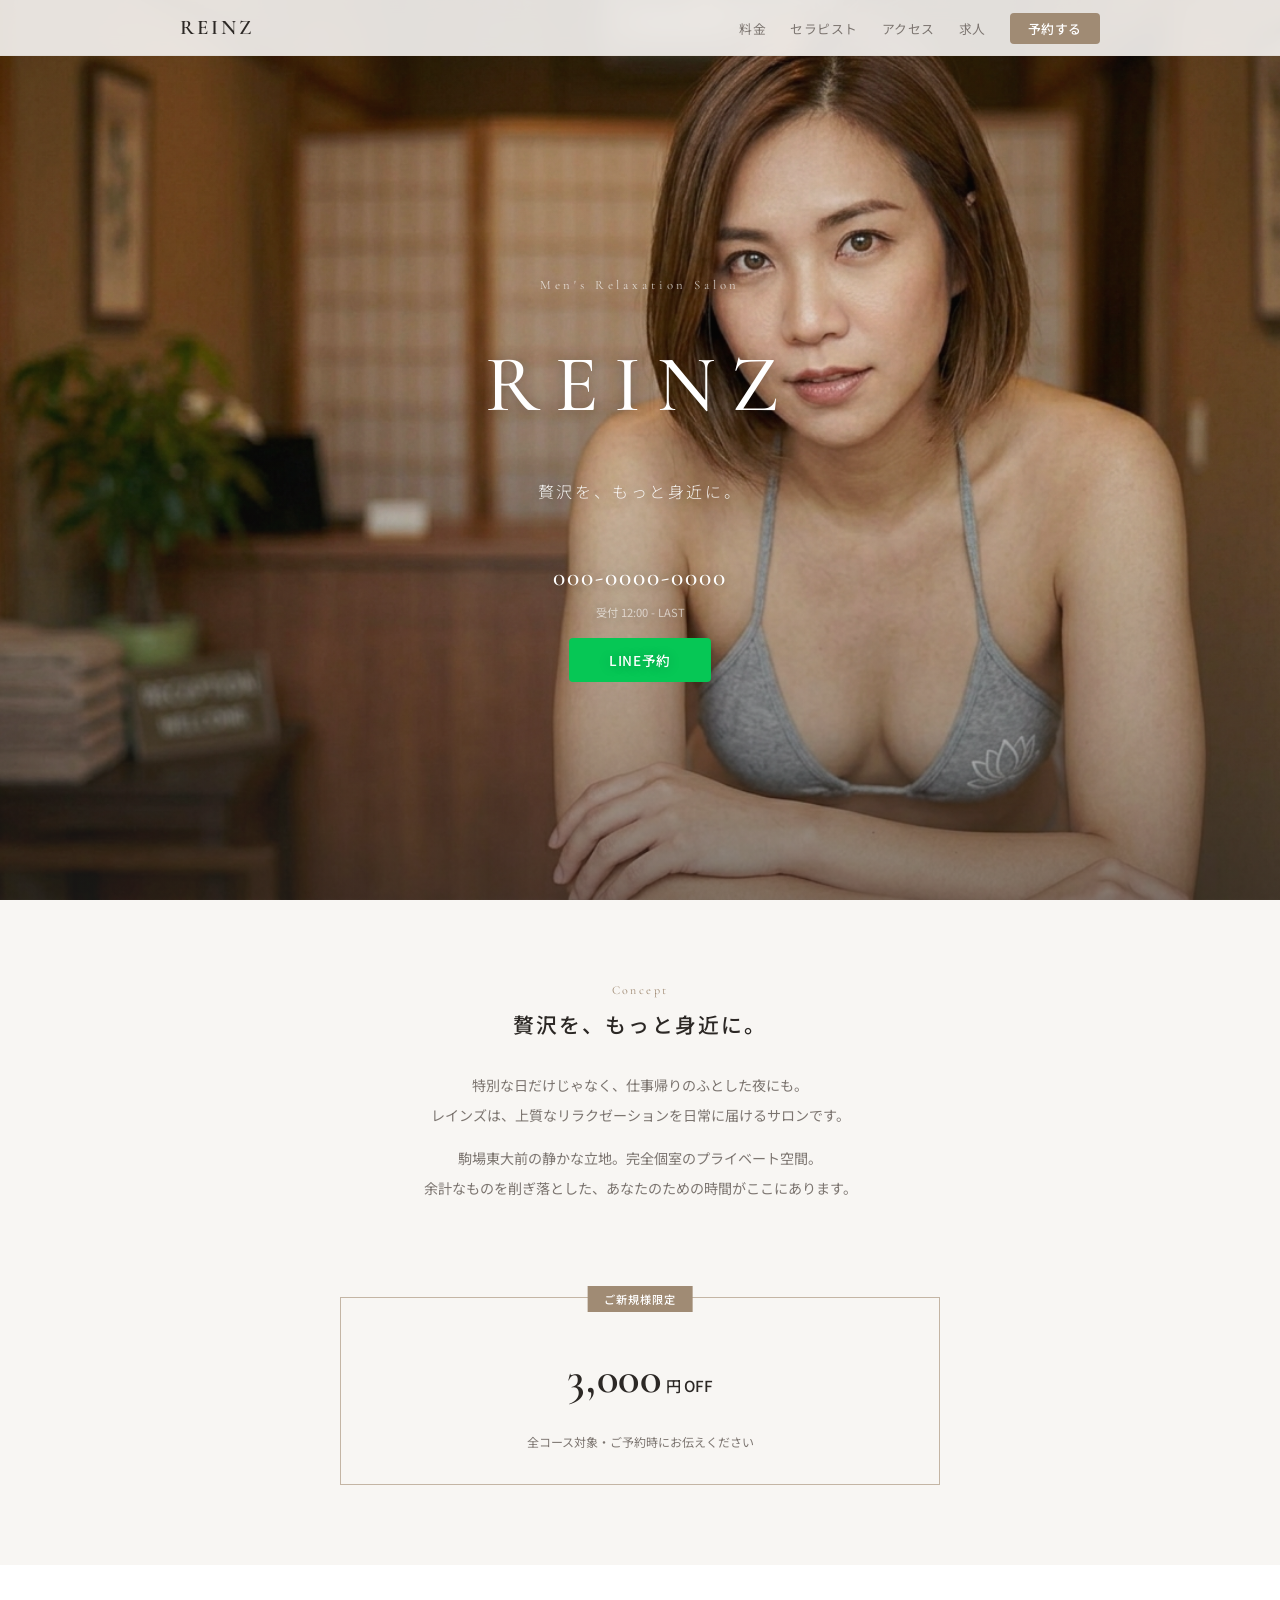
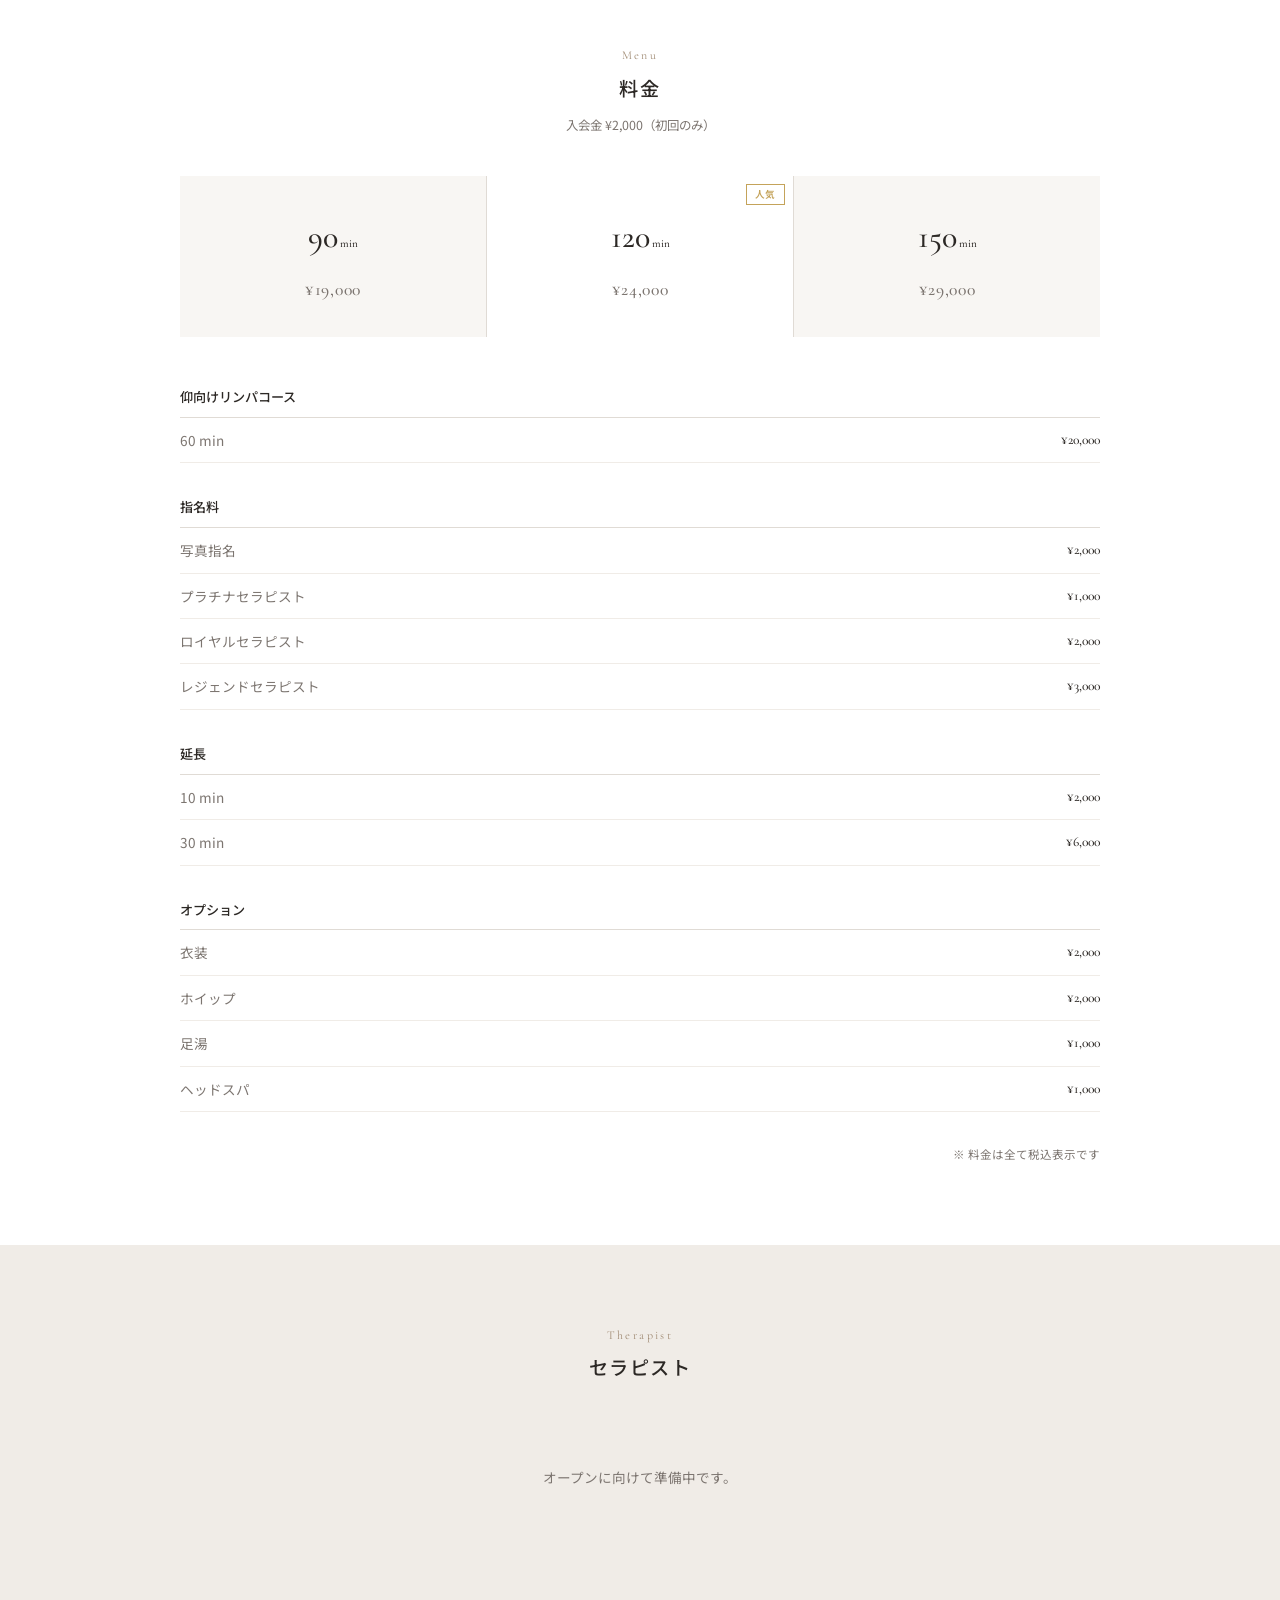
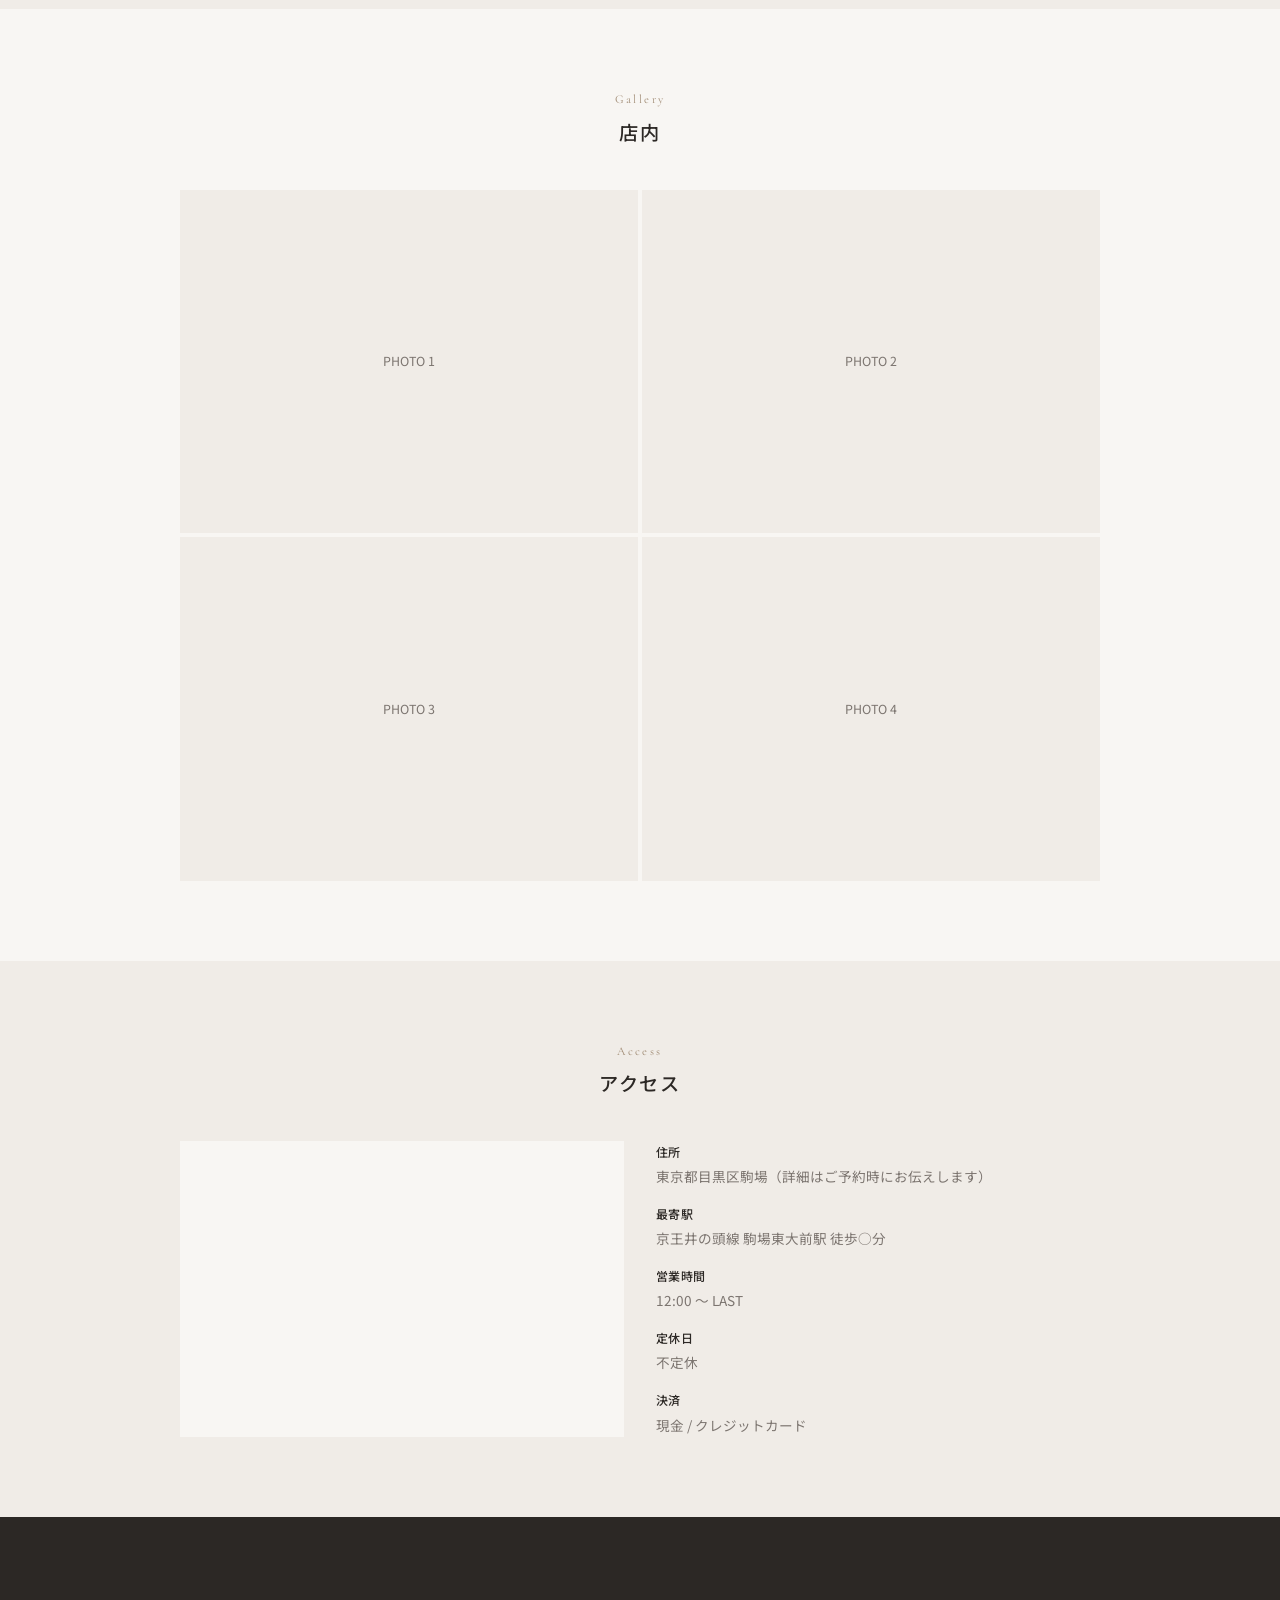
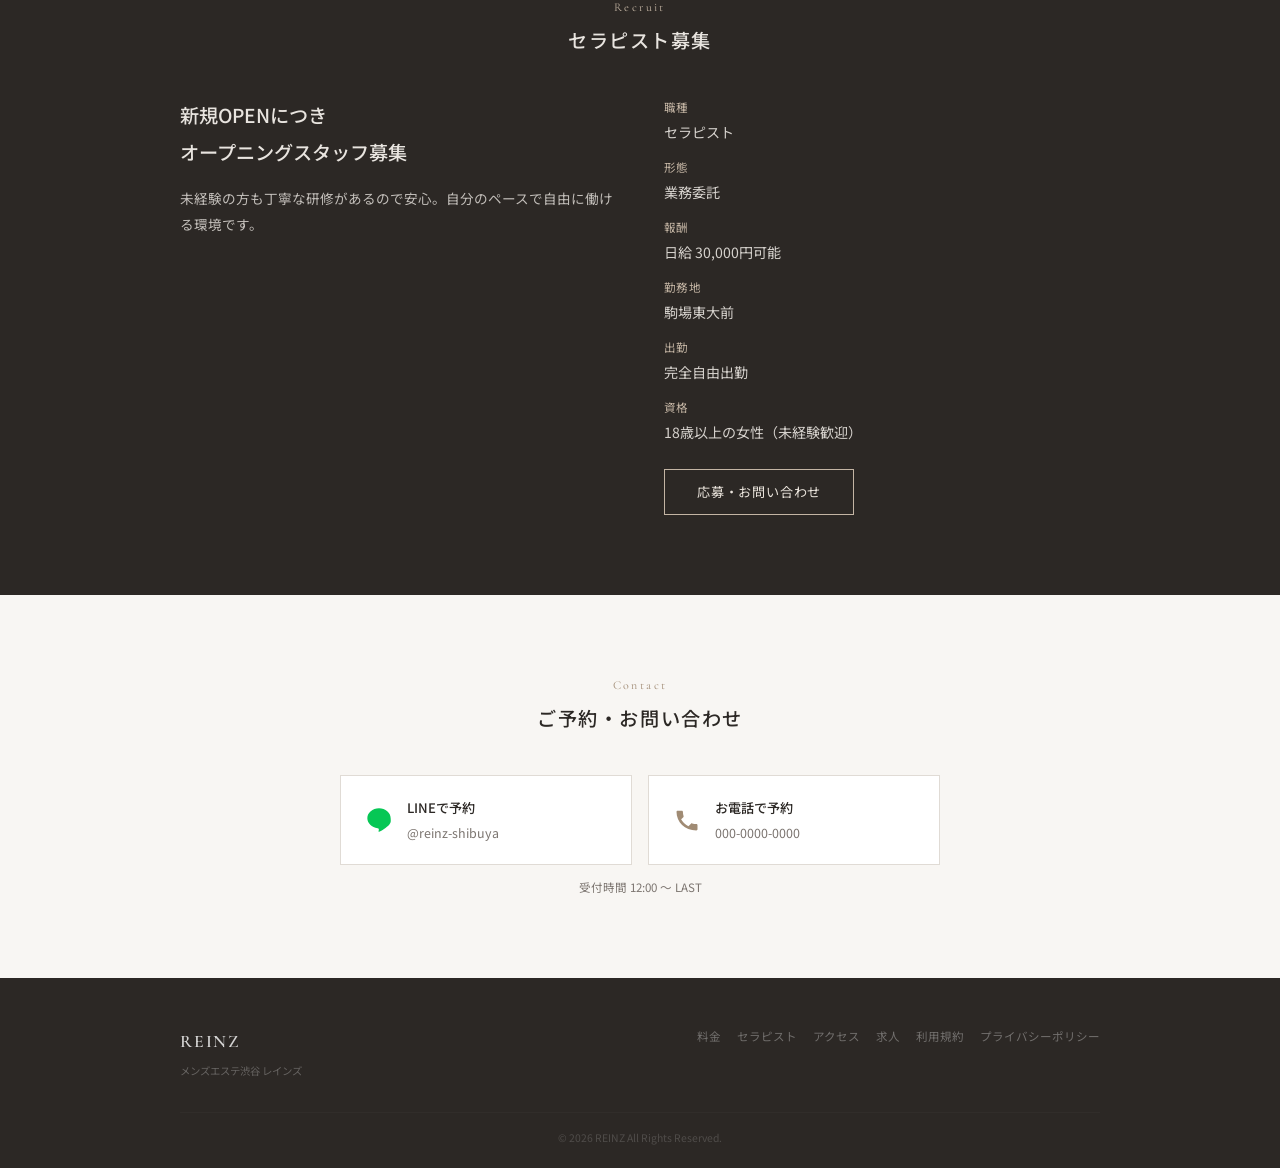
<file: index.html>
<!DOCTYPE html>
<html lang="ja">
<head>
  <meta charset="UTF-8">
  <meta name="viewport" content="width=device-width, initial-scale=1.0">
  <meta name="description" content="メンズエステ渋谷 レインズ｜駒場東大前駅すぐ。贅沢をもっと身近に。完全個室のリラクゼーションサロン。">
  <meta name="keywords" content="メンズエステ,渋谷,駒場東大前,リラクゼーション,レインズ">
  <title>メンズエステ渋谷 レインズ｜贅沢をもっと身近に</title>
  <link rel="preconnect" href="https://fonts.googleapis.com">
  <link rel="preconnect" href="https://fonts.gstatic.com" crossorigin>
  <link href="https://fonts.googleapis.com/css2?family=Noto+Sans+JP:wght@300;400;500;600&family=Cormorant+Garamond:wght@400;500;600&display=swap" rel="stylesheet">
  <link rel="stylesheet" href="style.css">
</head>
<body>

  <!-- ========== HEADER ========== -->
  <header class="header" id="header">
    <div class="header-inner">
      <a href="#hero" class="logo">
        <span class="logo-main">REINZ</span>
      </a>
      <nav class="nav" id="nav">
        <ul class="nav-list">
          <li><a href="#menu" class="nav-link">料金</a></li>
          <li><a href="#therapist" class="nav-link">セラピスト</a></li>
          <li><a href="#access" class="nav-link">アクセス</a></li>
          <li><a href="#recruit" class="nav-link">求人</a></li>
          <li><a href="#contact" class="nav-link nav-link--cta">予約する</a></li>
        </ul>
      </nav>
      <button class="hamburger" id="hamburger" aria-label="メニューを開く">
        <span></span><span></span><span></span>
      </button>
    </div>
  </header>

  <!-- ========== HERO ========== -->
  <section class="hero" id="hero">
    <div class="hero-content">
      <p class="hero-label">Men's Relaxation Salon</p>
      <h1 class="hero-title">REINZ</h1>
      <p class="hero-concept">贅沢を、もっと身近に。</p>
      <div class="hero-actions">
        <a href="tel:000-0000-0000" class="hero-tel">
          <span class="hero-tel-num">000-0000-0000</span>
          <span class="hero-tel-note">受付 12:00 - LAST</span>
        </a>
        <a href="#contact" class="hero-btn">LINE予約</a>
      </div>
    </div>
  </section>

  <!-- ========== CONCEPT ========== -->
  <section class="section" id="concept">
    <div class="container container--narrow">
      <div class="concept-block">
        <p class="concept-en">Concept</p>
        <h2 class="concept-heading">贅沢を、もっと身近に。</h2>
        <div class="concept-body">
          <p>特別な日だけじゃなく、仕事帰りのふとした夜にも。<br>レインズは、上質なリラクゼーションを日常に届けるサロンです。</p>
          <p>駒場東大前の静かな立地。完全個室のプライベート空間。<br>余計なものを削ぎ落とした、あなたのための時間がここにあります。</p>
        </div>
      </div>
    </div>
  </section>

  <!-- ========== COUPON ========== -->
  <section class="section section--coupon" id="coupon">
    <div class="container container--narrow">
      <div class="coupon">
        <span class="coupon-tag">ご新規様限定</span>
        <div class="coupon-main">
          <span class="coupon-amount">3,000</span><span class="coupon-yen">円 OFF</span>
        </div>
        <p class="coupon-note">全コース対象・ご予約時にお伝えください</p>
      </div>
    </div>
  </section>

  <!-- ========== MENU ========== -->
  <section class="section section--menu" id="menu">
    <div class="container">
      <div class="section-head">
        <p class="section-en">Menu</p>
        <h2 class="section-title">料金</h2>
        <p class="section-sub">入会金 ¥2,000（初回のみ）</p>
      </div>

      <!-- 基本コース -->
      <div class="menu-primary">
        <div class="menu-item">
          <span class="menu-time">90<small>min</small></span>
          <span class="menu-price">¥19,000</span>
        </div>
        <div class="menu-item menu-item--featured">
          <span class="menu-label">人気</span>
          <span class="menu-time">120<small>min</small></span>
          <span class="menu-price">¥24,000</span>
        </div>
        <div class="menu-item">
          <span class="menu-time">150<small>min</small></span>
          <span class="menu-price">¥29,000</span>
        </div>
      </div>

      <!-- 特別コース -->
      <div class="menu-section">
        <h3 class="menu-section-title">仰向けリンパコース</h3>
        <div class="menu-row">
          <span>60 min</span>
          <span>¥20,000</span>
        </div>
      </div>

      <!-- 指名料 -->
      <div class="menu-section">
        <h3 class="menu-section-title">指名料</h3>
        <div class="menu-row"><span>写真指名</span><span>¥2,000</span></div>
        <div class="menu-row"><span>プラチナセラピスト</span><span>¥1,000</span></div>
        <div class="menu-row"><span>ロイヤルセラピスト</span><span>¥2,000</span></div>
        <div class="menu-row"><span>レジェンドセラピスト</span><span>¥3,000</span></div>
      </div>

      <!-- 延長 -->
      <div class="menu-section">
        <h3 class="menu-section-title">延長</h3>
        <div class="menu-row"><span>10 min</span><span>¥2,000</span></div>
        <div class="menu-row"><span>30 min</span><span>¥6,000</span></div>
      </div>

      <!-- オプション -->
      <div class="menu-section">
        <h3 class="menu-section-title">オプション</h3>
        <div class="menu-row"><span>衣装</span><span>¥2,000</span></div>
        <div class="menu-row"><span>ホイップ</span><span>¥2,000</span></div>
        <div class="menu-row"><span>足湯</span><span>¥1,000</span></div>
        <div class="menu-row"><span>ヘッドスパ</span><span>¥1,000</span></div>
      </div>

      <p class="menu-tax">※ 料金は全て税込表示です</p>
    </div>
  </section>

  <!-- ========== THERAPIST ========== -->
  <section class="section section--alt" id="therapist">
    <div class="container">
      <div class="section-head">
        <p class="section-en">Therapist</p>
        <h2 class="section-title">セラピスト</h2>
      </div>
      <p class="therapist-notice">オープンに向けて準備中です。</p>
      <div class="therapist-grid">
        <!--
          セラピスト追加テンプレート：
          画像は images/therapists/ に保存し、srcを差し替えてください。
          <div class="therapist-card">
            <div class="therapist-img">
              <img src="images/therapists/name.jpg" alt="セラピスト名" loading="lazy">
            </div>
            <div class="therapist-info">
              <h3>セラピスト名</h3>
              <p class="therapist-rank">プラチナセラピスト</p>
              <p class="therapist-comment">ひとことコメント</p>
            </div>
          </div>
        -->
      </div>
    </div>
  </section>

  <!-- ========== GALLERY ========== -->
  <section class="section" id="gallery">
    <div class="container">
      <div class="section-head">
        <p class="section-en">Gallery</p>
        <h2 class="section-title">店内</h2>
      </div>
      <div class="gallery-grid">
        <div class="gallery-ph"><span>PHOTO 1</span></div>
        <div class="gallery-ph"><span>PHOTO 2</span></div>
        <div class="gallery-ph"><span>PHOTO 3</span></div>
        <div class="gallery-ph"><span>PHOTO 4</span></div>
      </div>
    </div>
  </section>

  <!-- ========== ACCESS ========== -->
  <section class="section section--alt" id="access">
    <div class="container">
      <div class="section-head">
        <p class="section-en">Access</p>
        <h2 class="section-title">アクセス</h2>
      </div>
      <div class="access-layout">
        <div class="access-map">
          <iframe
            src="https://www.google.com/maps/embed?pb=!1m18!1m12!1m3!1d3241.7!2d139.6847!3d35.6595!2m3!1f0!2f0!3f0!3m2!1i1024!2i768!4f13.1!3m3!1m2!1s0x0%3A0x0!2z6aeS5aC05p2x5aSn5YmN!5e0!3m2!1sja!2sjp!4v1"
            width="100%" height="100%" style="border:0;" allowfullscreen="" loading="lazy"
            title="レインズの地図">
          </iframe>
        </div>
        <dl class="access-data">
          <dt>住所</dt>
          <dd>東京都目黒区駒場（詳細はご予約時にお伝えします）</dd>
          <dt>最寄駅</dt>
          <dd>京王井の頭線 駒場東大前駅 徒歩○分</dd>
          <dt>営業時間</dt>
          <dd>12:00 〜 LAST</dd>
          <dt>定休日</dt>
          <dd>不定休</dd>
          <dt>決済</dt>
          <dd>現金 / クレジットカード</dd>
        </dl>
      </div>
    </div>
  </section>

  <!-- ========== RECRUIT ========== -->
  <section class="section section--dark" id="recruit">
    <div class="container">
      <div class="section-head">
        <p class="section-en section-en--light">Recruit</p>
        <h2 class="section-title">セラピスト募集</h2>
      </div>
      <div class="recruit-layout">
        <div class="recruit-lead">
          <p class="recruit-catch">新規OPENにつき<br>オープニングスタッフ募集</p>
          <p class="recruit-text">未経験の方も丁寧な研修があるので安心。自分のペースで自由に働ける環境です。</p>
        </div>
        <div class="recruit-detail">
          <dl class="recruit-dl">
            <dt>職種</dt><dd>セラピスト</dd>
            <dt>形態</dt><dd>業務委託</dd>
            <dt>報酬</dt><dd>日給 30,000円可能</dd>
            <dt>勤務地</dt><dd>駒場東大前</dd>
            <dt>出勤</dt><dd>完全自由出勤</dd>
            <dt>資格</dt><dd>18歳以上の女性（未経験歓迎）</dd>
          </dl>
          <a href="#contact" class="btn-recruit">応募・お問い合わせ</a>
        </div>
      </div>
    </div>
  </section>

  <!-- ========== CONTACT ========== -->
  <section class="section" id="contact">
    <div class="container container--narrow">
      <div class="section-head">
        <p class="section-en">Contact</p>
        <h2 class="section-title">ご予約・お問い合わせ</h2>
      </div>
      <div class="contact-cards">
        <a href="#" class="contact-card contact-card--line">
          <svg class="contact-icon" viewBox="0 0 24 24" fill="currentColor"><path d="M12 2C6.48 2 2 5.82 2 10.55c0 4.24 3.76 7.79 8.84 8.46.34.07.81.23.93.52.11.27.07.68.04.95l-.15.91c-.05.27-.21 1.05.92.57 1.13-.48 6.1-3.59 8.32-6.15C22.68 13.73 22 12.24 22 10.55 22 5.82 17.52 2 12 2z"/></svg>
          <div>
            <span class="contact-label">LINEで予約</span>
            <span class="contact-id">@reinz-shibuya</span>
          </div>
        </a>
        <a href="tel:000-0000-0000" class="contact-card contact-card--tel">
          <svg class="contact-icon" viewBox="0 0 24 24" fill="currentColor"><path d="M6.62 10.79a15.05 15.05 0 006.59 6.59l2.2-2.2c.27-.27.67-.36 1.02-.24 1.12.37 2.33.57 3.57.57.55 0 1 .45 1 1V20c0 .55-.45 1-1 1C10.07 21 3 13.93 3 5c0-.55.45-1 1-1h3.5c.55 0 1 .45 1 1 0 1.25.2 2.45.57 3.57.11.35.03.74-.25 1.02l-2.2 2.2z"/></svg>
          <div>
            <span class="contact-label">お電話で予約</span>
            <span class="contact-id">000-0000-0000</span>
          </div>
        </a>
      </div>
      <p class="contact-hours">受付時間 12:00 〜 LAST</p>
    </div>
  </section>

  <!-- ========== FOOTER ========== -->
  <footer class="footer">
    <div class="container">
      <div class="footer-top">
        <div>
          <span class="footer-logo">REINZ</span>
          <p class="footer-sub">メンズエステ渋谷 レインズ</p>
        </div>
        <nav class="footer-links">
          <a href="#menu">料金</a>
          <a href="#therapist">セラピスト</a>
          <a href="#access">アクセス</a>
          <a href="#recruit">求人</a>
          <a href="terms.html">利用規約</a>
          <a href="privacy.html">プライバシーポリシー</a>
        </nav>
      </div>
      <p class="footer-copy">&copy; 2026 REINZ All Rights Reserved.</p>
    </div>
  </footer>

  <!-- Back to Top -->
  <a href="#hero" class="btt" id="btt" aria-label="上へ戻る">
    <svg viewBox="0 0 24 24" fill="none" stroke="currentColor" stroke-width="2"><polyline points="18 15 12 9 6 15"/></svg>
  </a>

  <script src="script.js"></script>
</body>
</html>
</file>
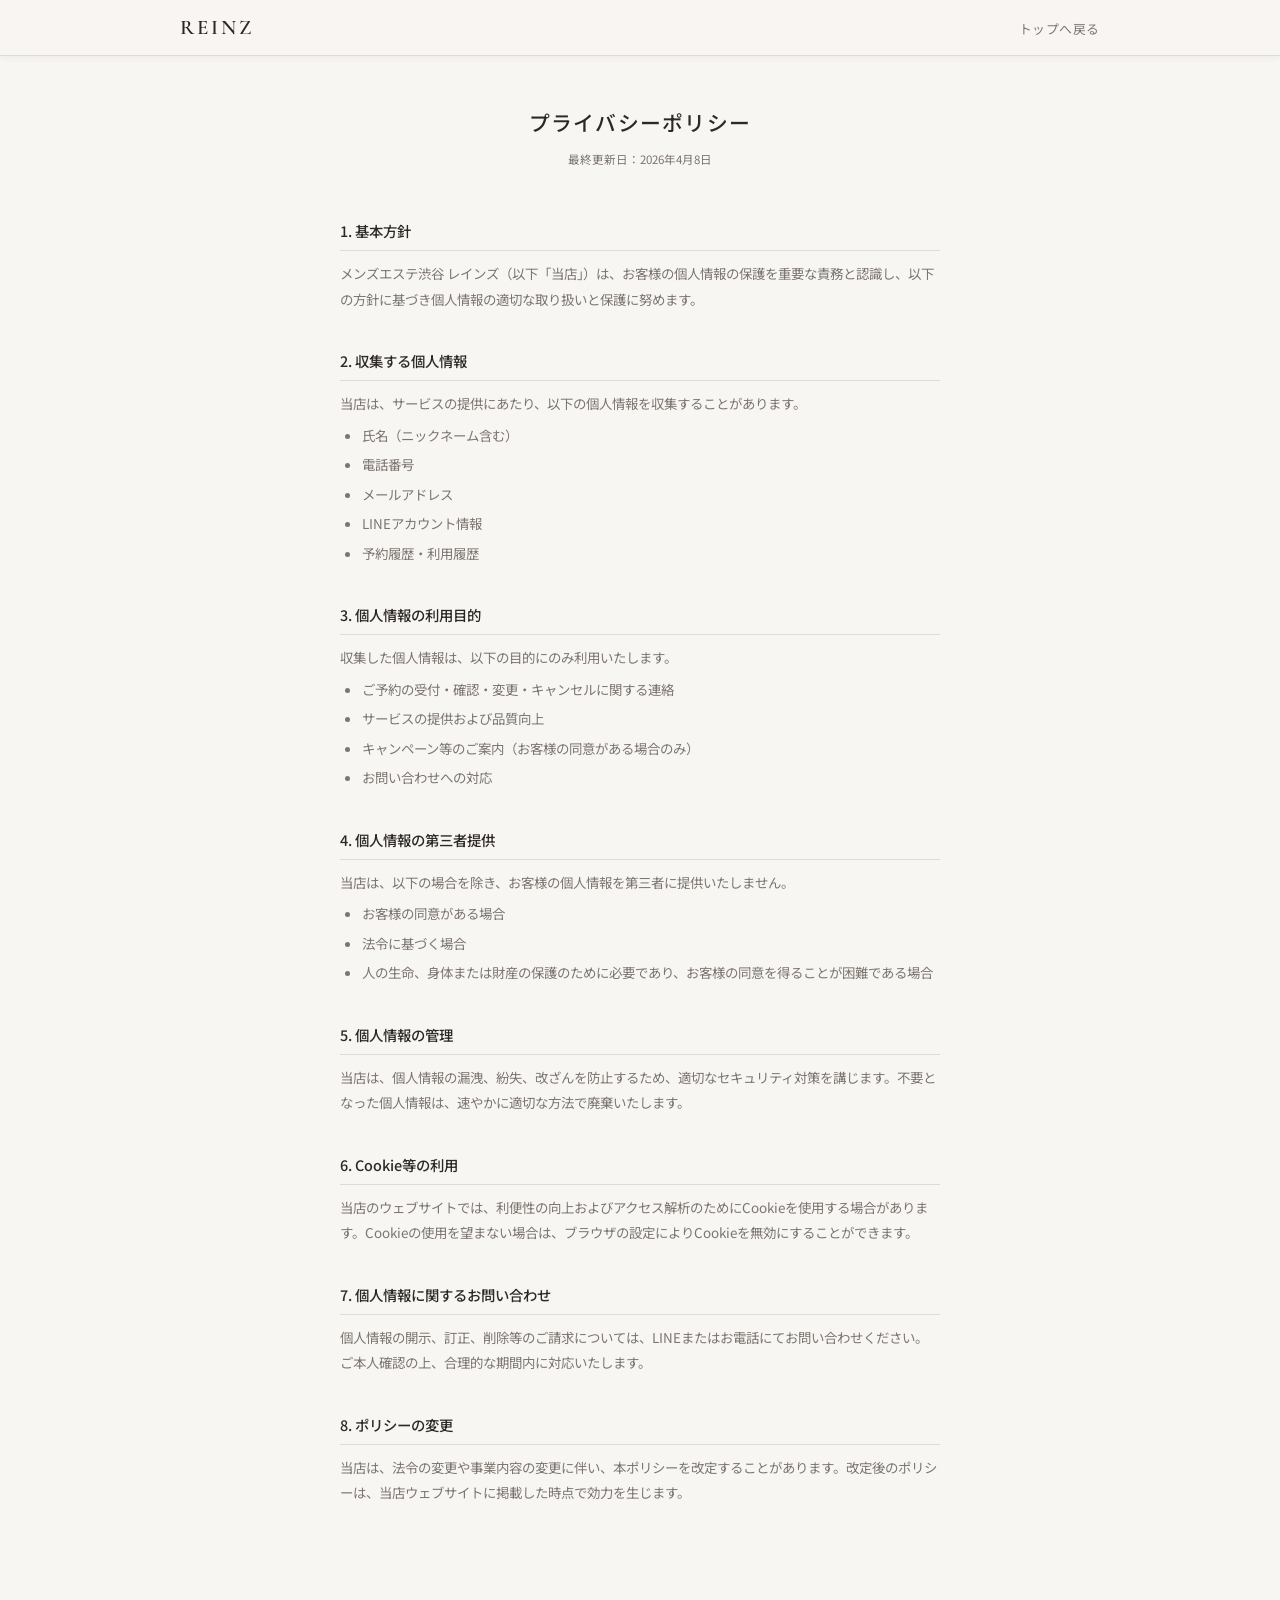
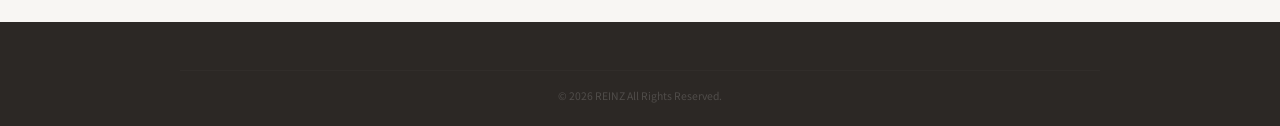
<file: privacy.html>
<!DOCTYPE html>
<html lang="ja">
<head>
  <meta charset="UTF-8">
  <meta name="viewport" content="width=device-width, initial-scale=1.0">
  <title>プライバシーポリシー｜メンズエステ渋谷 レインズ</title>
  <link rel="preconnect" href="https://fonts.googleapis.com">
  <link rel="preconnect" href="https://fonts.gstatic.com" crossorigin>
  <link href="https://fonts.googleapis.com/css2?family=Noto+Sans+JP:wght@300;400;500;600&family=Cormorant+Garamond:wght@400;500;600&display=swap" rel="stylesheet">
  <link rel="stylesheet" href="style.css">
  <link rel="stylesheet" href="legal.css">
</head>
<body>
  <header class="header scrolled">
    <div class="header-inner">
      <a href="index.html" class="logo"><span class="logo-main">REINZ</span></a>
      <nav class="nav" id="nav">
        <ul class="nav-list">
          <li><a href="index.html" class="nav-link">トップへ戻る</a></li>
        </ul>
      </nav>
    </div>
  </header>

  <main class="legal">
    <div class="container container--narrow">
      <h1 class="legal-title">プライバシーポリシー</h1>
      <p class="legal-updated">最終更新日：2026年4月8日</p>

      <section class="legal-section">
        <h2>1. 基本方針</h2>
        <p>メンズエステ渋谷 レインズ（以下「当店」）は、お客様の個人情報の保護を重要な責務と認識し、以下の方針に基づき個人情報の適切な取り扱いと保護に努めます。</p>
      </section>

      <section class="legal-section">
        <h2>2. 収集する個人情報</h2>
        <p>当店は、サービスの提供にあたり、以下の個人情報を収集することがあります。</p>
        <ul>
          <li>氏名（ニックネーム含む）</li>
          <li>電話番号</li>
          <li>メールアドレス</li>
          <li>LINEアカウント情報</li>
          <li>予約履歴・利用履歴</li>
        </ul>
      </section>

      <section class="legal-section">
        <h2>3. 個人情報の利用目的</h2>
        <p>収集した個人情報は、以下の目的にのみ利用いたします。</p>
        <ul>
          <li>ご予約の受付・確認・変更・キャンセルに関する連絡</li>
          <li>サービスの提供および品質向上</li>
          <li>キャンペーン等のご案内（お客様の同意がある場合のみ）</li>
          <li>お問い合わせへの対応</li>
        </ul>
      </section>

      <section class="legal-section">
        <h2>4. 個人情報の第三者提供</h2>
        <p>当店は、以下の場合を除き、お客様の個人情報を第三者に提供いたしません。</p>
        <ul>
          <li>お客様の同意がある場合</li>
          <li>法令に基づく場合</li>
          <li>人の生命、身体または財産の保護のために必要であり、お客様の同意を得ることが困難である場合</li>
        </ul>
      </section>

      <section class="legal-section">
        <h2>5. 個人情報の管理</h2>
        <p>当店は、個人情報の漏洩、紛失、改ざんを防止するため、適切なセキュリティ対策を講じます。不要となった個人情報は、速やかに適切な方法で廃棄いたします。</p>
      </section>

      <section class="legal-section">
        <h2>6. Cookie等の利用</h2>
        <p>当店のウェブサイトでは、利便性の向上およびアクセス解析のためにCookieを使用する場合があります。Cookieの使用を望まない場合は、ブラウザの設定によりCookieを無効にすることができます。</p>
      </section>

      <section class="legal-section">
        <h2>7. 個人情報に関するお問い合わせ</h2>
        <p>個人情報の開示、訂正、削除等のご請求については、LINEまたはお電話にてお問い合わせください。ご本人確認の上、合理的な期間内に対応いたします。</p>
      </section>

      <section class="legal-section">
        <h2>8. ポリシーの変更</h2>
        <p>当店は、法令の変更や事業内容の変更に伴い、本ポリシーを改定することがあります。改定後のポリシーは、当店ウェブサイトに掲載した時点で効力を生じます。</p>
      </section>
    </div>
  </main>

  <footer class="footer">
    <div class="container">
      <p class="footer-copy">&copy; 2026 REINZ All Rights Reserved.</p>
    </div>
  </footer>
</body>
</html>
</file>
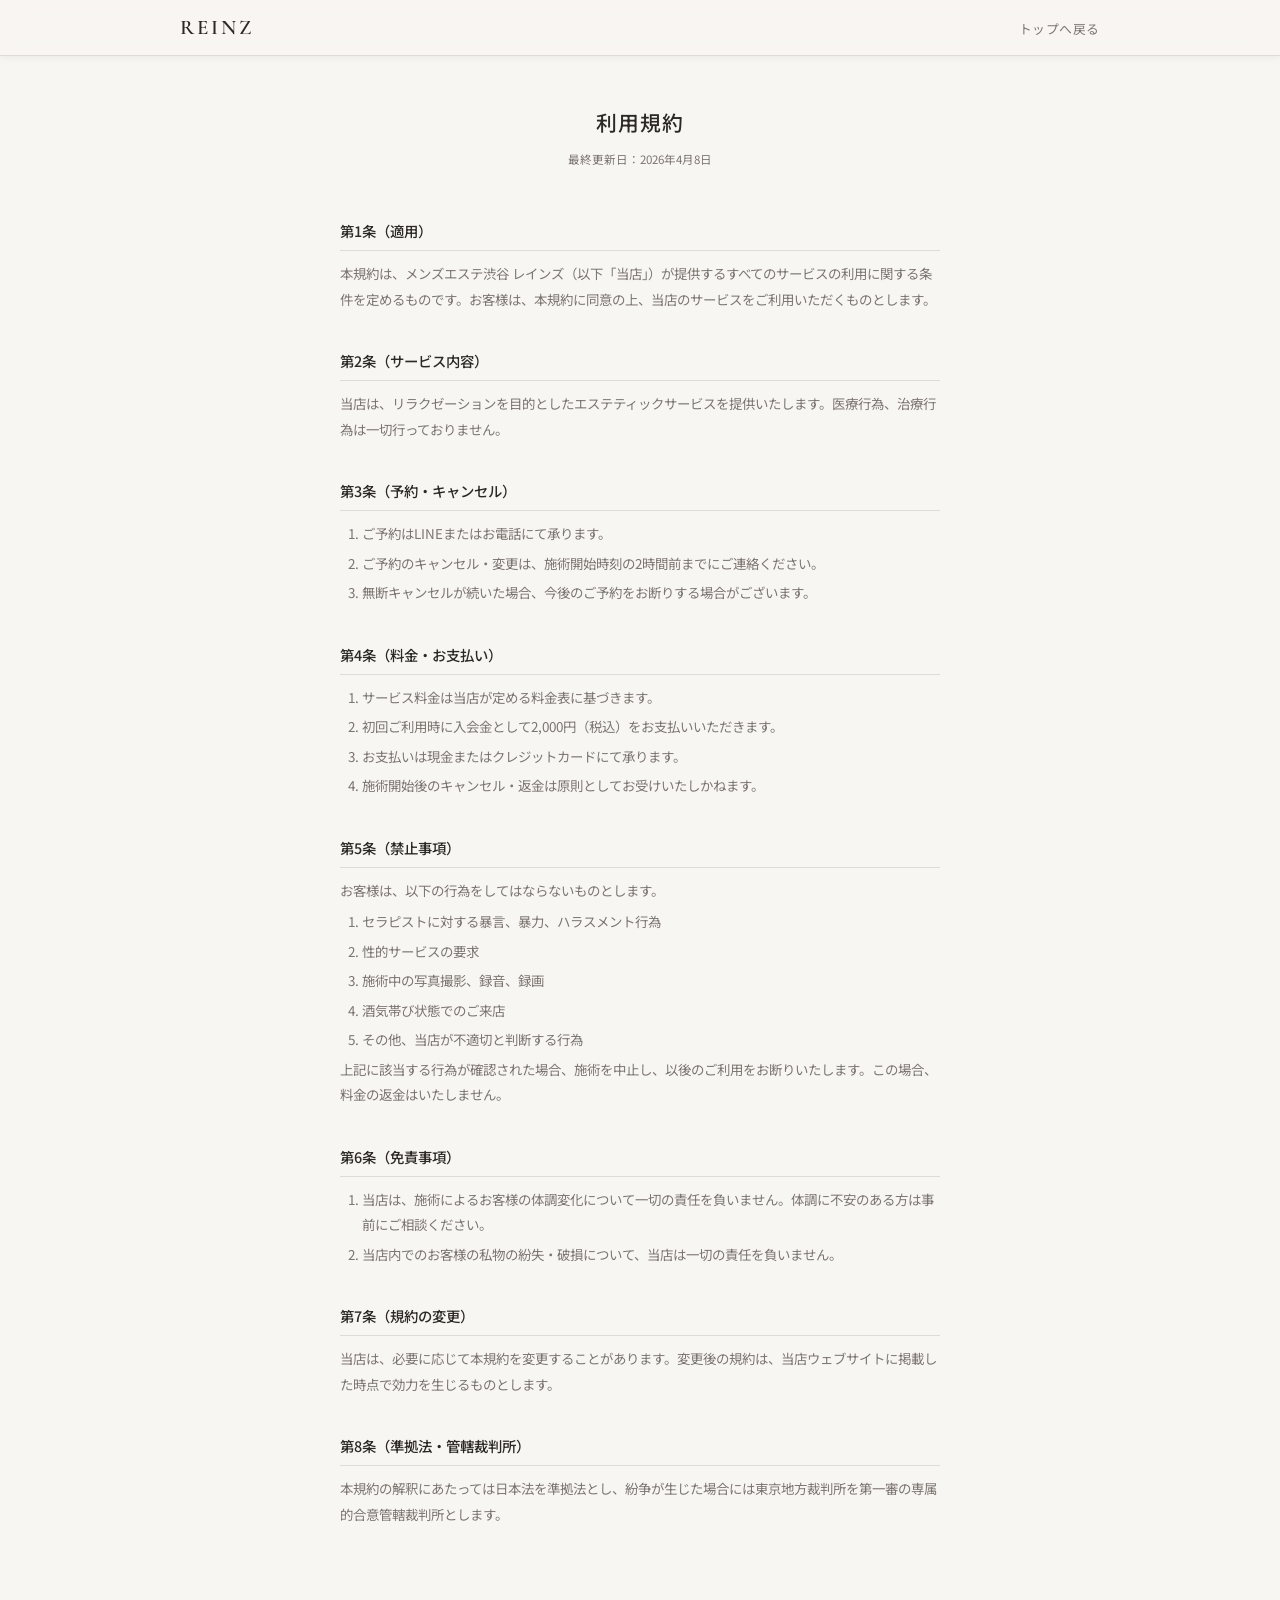
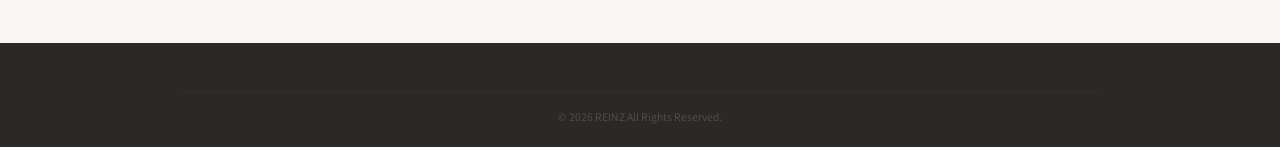
<file: terms.html>
<!DOCTYPE html>
<html lang="ja">
<head>
  <meta charset="UTF-8">
  <meta name="viewport" content="width=device-width, initial-scale=1.0">
  <title>利用規約｜メンズエステ渋谷 レインズ</title>
  <link rel="preconnect" href="https://fonts.googleapis.com">
  <link rel="preconnect" href="https://fonts.gstatic.com" crossorigin>
  <link href="https://fonts.googleapis.com/css2?family=Noto+Sans+JP:wght@300;400;500;600&family=Cormorant+Garamond:wght@400;500;600&display=swap" rel="stylesheet">
  <link rel="stylesheet" href="style.css">
  <link rel="stylesheet" href="legal.css">
</head>
<body>
  <header class="header scrolled">
    <div class="header-inner">
      <a href="index.html" class="logo"><span class="logo-main">REINZ</span></a>
      <nav class="nav" id="nav">
        <ul class="nav-list">
          <li><a href="index.html" class="nav-link">トップへ戻る</a></li>
        </ul>
      </nav>
    </div>
  </header>

  <main class="legal">
    <div class="container container--narrow">
      <h1 class="legal-title">利用規約</h1>
      <p class="legal-updated">最終更新日：2026年4月8日</p>

      <section class="legal-section">
        <h2>第1条（適用）</h2>
        <p>本規約は、メンズエステ渋谷 レインズ（以下「当店」）が提供するすべてのサービスの利用に関する条件を定めるものです。お客様は、本規約に同意の上、当店のサービスをご利用いただくものとします。</p>
      </section>

      <section class="legal-section">
        <h2>第2条（サービス内容）</h2>
        <p>当店は、リラクゼーションを目的としたエステティックサービスを提供いたします。医療行為、治療行為は一切行っておりません。</p>
      </section>

      <section class="legal-section">
        <h2>第3条（予約・キャンセル）</h2>
        <ol>
          <li>ご予約はLINEまたはお電話にて承ります。</li>
          <li>ご予約のキャンセル・変更は、施術開始時刻の2時間前までにご連絡ください。</li>
          <li>無断キャンセルが続いた場合、今後のご予約をお断りする場合がございます。</li>
        </ol>
      </section>

      <section class="legal-section">
        <h2>第4条（料金・お支払い）</h2>
        <ol>
          <li>サービス料金は当店が定める料金表に基づきます。</li>
          <li>初回ご利用時に入会金として2,000円（税込）をお支払いいただきます。</li>
          <li>お支払いは現金またはクレジットカードにて承ります。</li>
          <li>施術開始後のキャンセル・返金は原則としてお受けいたしかねます。</li>
        </ol>
      </section>

      <section class="legal-section">
        <h2>第5条（禁止事項）</h2>
        <p>お客様は、以下の行為をしてはならないものとします。</p>
        <ol>
          <li>セラピストに対する暴言、暴力、ハラスメント行為</li>
          <li>性的サービスの要求</li>
          <li>施術中の写真撮影、録音、録画</li>
          <li>酒気帯び状態でのご来店</li>
          <li>その他、当店が不適切と判断する行為</li>
        </ol>
        <p>上記に該当する行為が確認された場合、施術を中止し、以後のご利用をお断りいたします。この場合、料金の返金はいたしません。</p>
      </section>

      <section class="legal-section">
        <h2>第6条（免責事項）</h2>
        <ol>
          <li>当店は、施術によるお客様の体調変化について一切の責任を負いません。体調に不安のある方は事前にご相談ください。</li>
          <li>当店内でのお客様の私物の紛失・破損について、当店は一切の責任を負いません。</li>
        </ol>
      </section>

      <section class="legal-section">
        <h2>第7条（規約の変更）</h2>
        <p>当店は、必要に応じて本規約を変更することがあります。変更後の規約は、当店ウェブサイトに掲載した時点で効力を生じるものとします。</p>
      </section>

      <section class="legal-section">
        <h2>第8条（準拠法・管轄裁判所）</h2>
        <p>本規約の解釈にあたっては日本法を準拠法とし、紛争が生じた場合には東京地方裁判所を第一審の専属的合意管轄裁判所とします。</p>
      </section>
    </div>
  </main>

  <footer class="footer">
    <div class="container">
      <p class="footer-copy">&copy; 2026 REINZ All Rights Reserved.</p>
    </div>
  </footer>
</body>
</html>
</file>
<file: style.css>
/* ========================================
   REINZ - メンズエステ渋谷 レインズ
   Design: 情報設計重視・削ぎ落としたナチュラル
   ======================================== */

/* ---------- Color System ----------
   Brand:    --c-brand     アクセントの主色（ベージュ系）
   Text:     --c-text      本文テキスト
             --c-text-2    補助テキスト
   Surface:  --c-bg        ページ背景
             --c-bg-2      セクション切り替え用
             --c-surface   カード・ボックス
   UI:       --c-line      LINE緑（操作色）
             --c-border    仕切り線
   State:    --c-featured  人気ラベル
   ---------------------------------------- */

*, *::before, *::after { margin: 0; padding: 0; box-sizing: border-box; }

:root {
  --c-brand: #a08b74;
  --c-brand-light: #c4b5a4;
  --c-brand-pale: #eae4dc;
  --c-text: #2c2825;
  --c-text-2: #7c7570;
  --c-bg: #f8f6f3;
  --c-bg-2: #f0ece7;
  --c-surface: #ffffff;
  --c-line: #06c755;
  --c-border: #e0dbd5;
  --c-featured: #c4a35a;
  --c-dark: #2c2825;
  --c-dark-2: #3a3530;
  --font-ja: 'Noto Sans JP', sans-serif;
  --font-en: 'Cormorant Garamond', serif;
  --w: 960px;
  --w-narrow: 640px;
  --header-h: 56px;
}

html { font-size: 16px; scroll-behavior: smooth; scroll-padding-top: var(--header-h); }

body {
  font-family: var(--font-ja); color: var(--c-text); background: var(--c-bg);
  line-height: 1.8; font-weight: 400; -webkit-font-smoothing: antialiased;
}

a { color: inherit; text-decoration: none; }
ul { list-style: none; }
img { max-width: 100%; height: auto; display: block; }

.container { max-width: var(--w); margin: 0 auto; padding: 0 20px; }
.container--narrow { max-width: var(--w-narrow); }

/* ==================== HEADER ==================== */
.header {
  position: fixed; top: 0; left: 0; width: 100%; z-index: 100;
  background: rgba(248,246,243,.9); backdrop-filter: blur(10px);
  border-bottom: 1px solid var(--c-border); height: var(--header-h);
}
.header.scrolled { box-shadow: 0 1px 8px rgba(0,0,0,.06); }

.header-inner {
  max-width: var(--w); margin: 0 auto; padding: 0 20px;
  display: flex; align-items: center; justify-content: space-between; height: 100%;
}

.logo-main {
  font-family: var(--font-en); font-size: 1.3rem; font-weight: 600;
  letter-spacing: .15em; color: var(--c-text);
}

.nav-list { display: flex; align-items: center; gap: 24px; }
.nav-link { font-size: .8rem; color: var(--c-text-2); letter-spacing: .04em; transition: color .2s; }
.nav-link:hover { color: var(--c-text); }
.nav-link--cta {
  background: var(--c-brand); color: #fff !important; padding: 6px 18px;
  border-radius: 4px; font-weight: 500;
}
.nav-link--cta:hover { background: #8f7a64; }

.hamburger {
  display: none; flex-direction: column; gap: 5px; background: none;
  border: none; cursor: pointer; padding: 8px; z-index: 101;
}
.hamburger span { width: 20px; height: 1.5px; background: var(--c-text); transition: .25s; }
.hamburger.active span:nth-child(1) { transform: translateY(6.5px) rotate(45deg); }
.hamburger.active span:nth-child(2) { opacity: 0; }
.hamburger.active span:nth-child(3) { transform: translateY(-6.5px) rotate(-45deg); }

/* ==================== HERO ==================== */
.hero {
  min-height: 100vh; display: flex; align-items: center; justify-content: center;
  text-align: center;
  /* ▼ 背景画像：images/common/hero.jpg を差し替えてください */
  background: url('images/common/hero.png') center center / cover no-repeat;
  padding: var(--header-h) 20px 0;
  position: relative;
}
.hero::before {
  content: ''; position: absolute; inset: 0;
  background: linear-gradient(
    to bottom,
    rgba(44,40,37,.15) 0%,
    rgba(44,40,37,.10) 40%,
    rgba(44,40,37,.35) 80%,
    rgba(44,40,37,.55) 100%
  );
}
.hero-content { position: relative; z-index: 1; text-shadow: 0 1px 12px rgba(0,0,0,.25); }

.hero-label {
  font-family: var(--font-en); font-size: .8rem; letter-spacing: .3em;
  color: rgba(255,255,255,.7); margin-bottom: 16px;
}
.hero-title {
  font-family: var(--font-en); font-size: clamp(3rem, 9vw, 5rem);
  font-weight: 500; letter-spacing: .2em; color: #fff; margin-bottom: 20px;
}
.hero-concept {
  font-size: 1rem; letter-spacing: .16em; color: rgba(255,255,255,.9); font-weight: 300;
  margin-bottom: 48px;
}

.hero-actions { display: flex; flex-direction: column; align-items: center; gap: 16px; }
.hero-tel {
  display: flex; flex-direction: column; align-items: center; gap: 2px;
}
.hero-tel-num {
  font-family: var(--font-en); font-size: 1.6rem; font-weight: 500;
  letter-spacing: .08em; color: #fff;
}
.hero-tel-note { font-size: .7rem; color: rgba(255,255,255,.6); }
.hero-btn {
  display: inline-block; background: var(--c-line); color: #fff;
  padding: 10px 40px; border-radius: 4px; font-size: .85rem; font-weight: 500;
  letter-spacing: .04em; transition: opacity .2s;
}
.hero-btn:hover { opacity: .85; }

/* ==================== SECTION COMMON ==================== */
.section { padding: 80px 0; }
.section--alt { background: var(--c-bg-2); }
.section--menu { background: var(--c-surface); }
.section--dark { background: var(--c-dark); color: #e8e4df; }

.section-head { text-align: center; margin-bottom: 40px; }
.section-en {
  font-family: var(--font-en); font-size: .75rem; letter-spacing: .2em;
  color: var(--c-brand); margin-bottom: 4px;
}
.section-en--light { color: var(--c-brand-light); }
.section-title { font-size: 1.2rem; font-weight: 500; letter-spacing: .08em; }
.section-sub { font-size: .78rem; color: var(--c-text-2); margin-top: 8px; }

/* ==================== CONCEPT ==================== */
.concept-block { text-align: center; }
.concept-en {
  font-family: var(--font-en); font-size: .75rem; letter-spacing: .2em;
  color: var(--c-brand); margin-bottom: 4px;
}
.concept-heading {
  font-size: 1.3rem; font-weight: 500; letter-spacing: .1em; margin-bottom: 28px;
}
.concept-body p {
  font-size: .88rem; color: var(--c-text-2); line-height: 2.1; margin-bottom: 14px;
}

/* ==================== COUPON ==================== */
.section--coupon { padding: 0 0 80px; }
.coupon {
  text-align: center; border: 1px solid var(--c-brand-light); padding: 32px 20px;
  position: relative;
}
.coupon-tag {
  position: absolute; top: -12px; left: 50%; transform: translateX(-50%);
  background: var(--c-brand); color: #fff; font-size: .7rem; font-weight: 500;
  padding: 3px 16px; letter-spacing: .1em;
}
.coupon-main { margin: 8px 0 12px; }
.coupon-amount {
  font-family: var(--font-en); font-size: 2.8rem; font-weight: 600;
  letter-spacing: .02em; color: var(--c-text);
}
.coupon-yen { font-size: .95rem; font-weight: 500; color: var(--c-text); margin-left: 4px; }
.coupon-note { font-size: .75rem; color: var(--c-text-2); }

/* ==================== MENU ==================== */
.menu-primary {
  display: grid; grid-template-columns: repeat(3,1fr); gap: 1px;
  background: var(--c-border); margin-bottom: 48px;
}
.menu-item {
  background: var(--c-bg); text-align: center; padding: 32px 16px;
  display: flex; flex-direction: column; align-items: center; gap: 8px;
  position: relative;
}
.menu-item--featured { background: var(--c-surface); }
.menu-label {
  position: absolute; top: 8px; right: 8px; font-size: .6rem; font-weight: 600;
  color: var(--c-featured); letter-spacing: .06em; border: 1px solid var(--c-featured);
  padding: 1px 8px;
}
.menu-time {
  font-family: var(--font-en); font-size: 2rem; font-weight: 500; color: var(--c-text);
}
.menu-time small { font-size: .7rem; margin-left: 2px; }
.menu-price {
  font-family: var(--font-en); font-size: 1.1rem; font-weight: 500;
  color: var(--c-text-2); letter-spacing: .04em;
}

.menu-section { margin-bottom: 32px; }
.menu-section-title {
  font-size: .82rem; font-weight: 500; color: var(--c-text);
  border-bottom: 1px solid var(--c-border); padding-bottom: 8px; margin-bottom: 0;
}
.menu-row {
  display: flex; justify-content: space-between; align-items: center;
  padding: 10px 0; border-bottom: 1px solid var(--c-bg-2);
  font-size: .85rem;
}
.menu-row span:first-child { color: var(--c-text-2); }
.menu-row span:last-child { font-family: var(--font-en); font-weight: 500; }

.menu-tax { font-size: .72rem; color: var(--c-text-2); text-align: right; margin-top: 16px; }

/* ==================== THERAPIST ==================== */
.therapist-notice {
  text-align: center; font-size: .85rem; color: var(--c-text-2); padding: 40px 0;
}
.therapist-grid {
  display: grid; grid-template-columns: repeat(auto-fill, minmax(200px, 1fr)); gap: 20px;
}
.therapist-card {
  background: var(--c-surface); overflow: hidden;
}
.therapist-card img {
  width: 100%; aspect-ratio: 3/4; object-fit: cover;
}
.therapist-info { padding: 14px 16px; }
.therapist-info h3 { font-size: .9rem; font-weight: 500; }
.therapist-rank { font-size: .72rem; color: var(--c-brand); margin-top: 2px; }
.therapist-comment { font-size: .78rem; color: var(--c-text-2); margin-top: 6px; }

/* ==================== GALLERY ==================== */
.gallery-grid { display: grid; grid-template-columns: repeat(2,1fr); gap: 4px; }
.gallery-ph {
  aspect-ratio: 4/3; background: var(--c-bg-2); display: flex;
  align-items: center; justify-content: center; font-size: .78rem; color: var(--c-text-2);
}
.gallery-grid img {
  width: 100%; aspect-ratio: 4/3; object-fit: cover;
}

/* ==================== ACCESS ==================== */
.access-layout { display: grid; grid-template-columns: 1fr 1fr; gap: 32px; }
.access-map { min-height: 280px; background: var(--c-bg); }
.access-map iframe { display: block; }

.access-data { font-size: .85rem; }
.access-data dt {
  font-weight: 500; color: var(--c-text); margin-top: 14px;
  font-size: .75rem; letter-spacing: .04em;
}
.access-data dt:first-child { margin-top: 0; }
.access-data dd { color: var(--c-text-2); margin-top: 2px; }

/* ==================== RECRUIT ==================== */
.recruit-layout { display: grid; grid-template-columns: 1fr 1fr; gap: 48px; align-items: start; }
.recruit-catch {
  font-size: 1.2rem; font-weight: 500; line-height: 1.9; margin-bottom: 16px;
}
.recruit-text { font-size: .85rem; line-height: 1.9; opacity: .8; }

.recruit-dl { margin-bottom: 24px; }
.recruit-dl dt {
  font-size: .72rem; color: var(--c-brand-light); margin-top: 12px;
  letter-spacing: .04em;
}
.recruit-dl dt:first-child { margin-top: 0; }
.recruit-dl dd { font-size: .88rem; opacity: .9; margin-top: 2px; }

.btn-recruit {
  display: inline-block; border: 1px solid var(--c-brand-light); color: var(--c-brand-pale);
  padding: 10px 32px; font-size: .82rem; letter-spacing: .06em; transition: .2s;
}
.btn-recruit:hover { background: var(--c-brand-light); color: var(--c-dark); }

/* ==================== CONTACT ==================== */
.contact-cards { display: grid; grid-template-columns: 1fr 1fr; gap: 16px; }
.contact-card {
  display: flex; align-items: center; gap: 14px;
  padding: 20px 24px; background: var(--c-surface); border: 1px solid var(--c-border);
  transition: border-color .2s;
}
.contact-card:hover { border-color: var(--c-brand); }
.contact-card--line .contact-icon { color: var(--c-line); }
.contact-card--tel .contact-icon { color: var(--c-brand); }
.contact-icon { width: 28px; height: 28px; flex-shrink: 0; }
.contact-label { display: block; font-size: .82rem; font-weight: 500; }
.contact-id { display: block; font-size: .78rem; color: var(--c-text-2); margin-top: 2px; }
.contact-hours { text-align: center; font-size: .72rem; color: var(--c-text-2); margin-top: 12px; }

/* ==================== FOOTER ==================== */
.footer {
  background: var(--c-dark); color: rgba(255,255,255,.55); padding: 48px 0 20px;
}
.footer-top {
  display: flex; justify-content: space-between; align-items: flex-start;
  gap: 24px; margin-bottom: 32px;
}
.footer-logo {
  font-family: var(--font-en); font-size: 1.1rem; font-weight: 600;
  color: rgba(255,255,255,.8); letter-spacing: .1em;
}
.footer-sub { font-size: .65rem; margin-top: 4px; opacity: .5; }
.footer-links { display: flex; flex-wrap: wrap; gap: 16px; }
.footer-links a { font-size: .72rem; opacity: .6; transition: opacity .2s; }
.footer-links a:hover { opacity: 1; }
.footer-copy {
  font-size: .65rem; opacity: .3; text-align: center;
  border-top: 1px solid rgba(255,255,255,.08); padding-top: 16px;
}

/* ==================== BACK TO TOP ==================== */
.btt {
  position: fixed; bottom: 24px; right: 24px; width: 40px; height: 40px;
  background: var(--c-brand); color: #fff; display: flex; align-items: center;
  justify-content: center; opacity: 0; visibility: hidden;
  transition: .25s; z-index: 90;
}
.btt.visible { opacity: 1; visibility: visible; }
.btt:hover { background: #8f7a64; }
.btt svg { width: 18px; height: 18px; }

/* ==================== FADE IN ==================== */
.fade-in { opacity: 0; transform: translateY(16px); transition: opacity .5s, transform .5s; }
.fade-in.visible { opacity: 1; transform: translateY(0); }

/* ==================== RESPONSIVE ==================== */
@media (max-width: 768px) {
  .hamburger { display: flex; }
  .nav {
    position: fixed; top: 0; right: -100%; width: 260px; height: 100vh;
    background: var(--c-bg); padding: 80px 24px 32px;
    border-left: 1px solid var(--c-border);
    transition: right .25s; z-index: 100;
  }
  .nav.open { right: 0; }
  .nav-list { flex-direction: column; align-items: stretch; gap: 0; }
  .nav-link {
    display: block; padding: 14px 0; font-size: .9rem;
    border-bottom: 1px solid var(--c-border);
  }
  .nav-link--cta { border-bottom: none; margin-top: 12px; text-align: center; }

  .menu-primary { grid-template-columns: 1fr; }
  .access-layout { grid-template-columns: 1fr; }
  .access-map { min-height: 220px; }
  .recruit-layout { grid-template-columns: 1fr; gap: 32px; }
  .contact-cards { grid-template-columns: 1fr; }
  .footer-top { flex-direction: column; }
  .gallery-grid { grid-template-columns: repeat(2,1fr); }
}
</file>
<file: legal.css>
/* Legal pages (terms / privacy) */
.legal { padding: calc(var(--header-h) + 48px) 0 80px; }
.legal-title {
  font-size: 1.3rem; font-weight: 500; text-align: center;
  margin-bottom: 8px; letter-spacing: .06em;
}
.legal-updated {
  text-align: center; font-size: .72rem; color: var(--c-text-2); margin-bottom: 48px;
}
.legal-section { margin-bottom: 36px; }
.legal-section h2 {
  font-size: .9rem; font-weight: 500; margin-bottom: 10px;
  padding-bottom: 6px; border-bottom: 1px solid var(--c-border);
}
.legal-section p,
.legal-section li {
  font-size: .84rem; color: var(--c-text-2); line-height: 1.9;
}
.legal-section ol,
.legal-section ul {
  padding-left: 1.4em; margin-top: 6px;
}
.legal-section ol { list-style: decimal; }
.legal-section ul { list-style: disc; }
.legal-section li { margin-bottom: 4px; }
</file>
